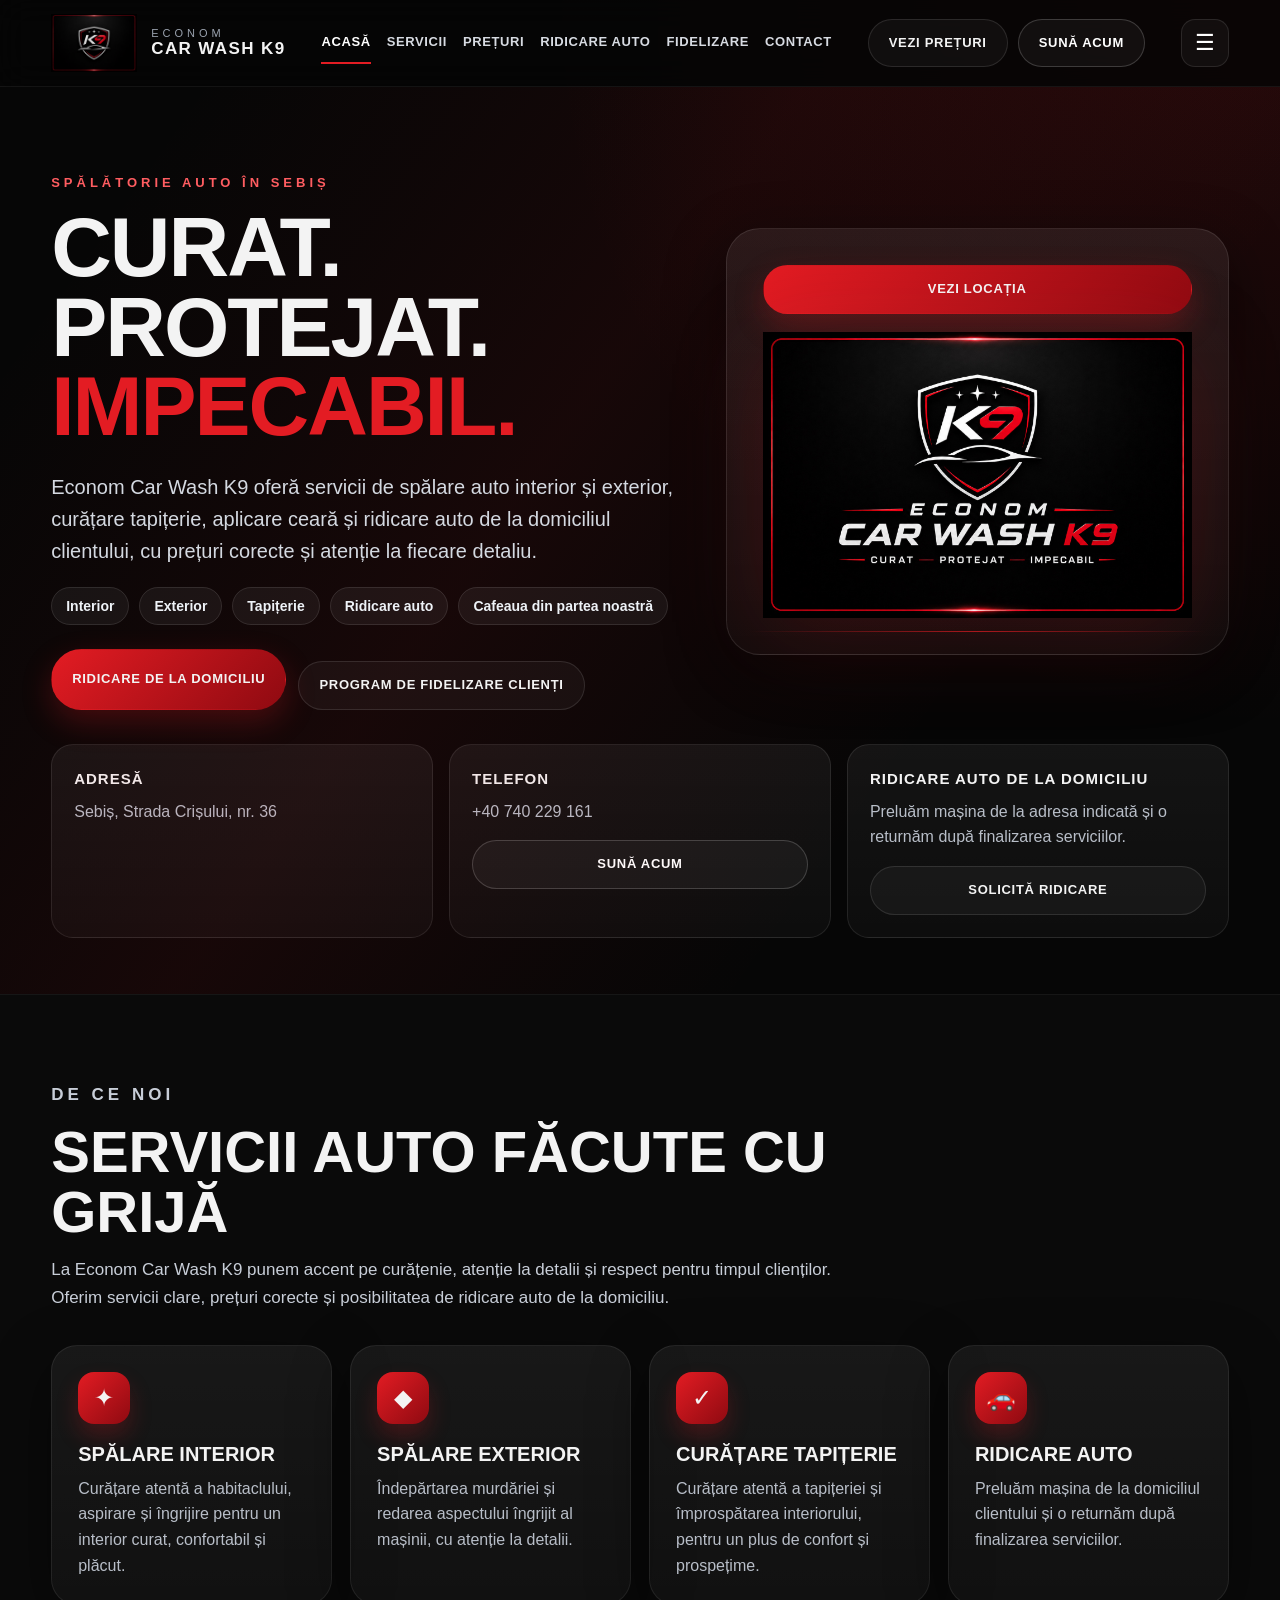
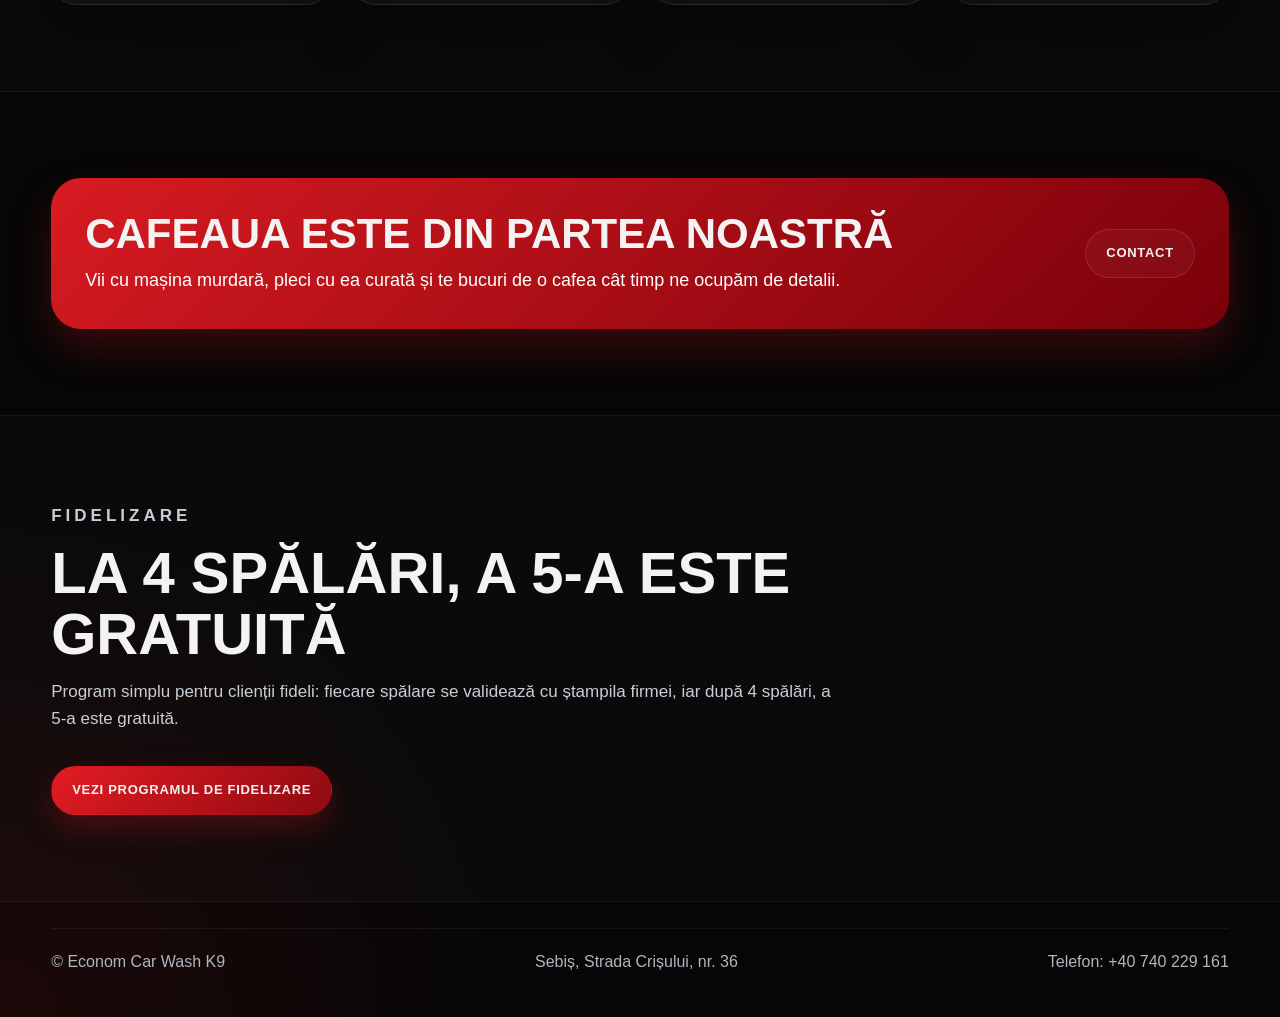
<file: index.html>
<!DOCTYPE html>
<html lang="ro">
<head>
  <meta charset="UTF-8">
  <meta name="viewport" content="width=device-width, initial-scale=1.0">
  <title>Econom Car Wash K9 | Spălătorie Auto Sebiș</title>
  <meta name="description" content="Econom Car Wash K9 - spălătorie auto în Sebiș.">
  <link rel="stylesheet" href="style.css">
</head>
<body>

<header class="topbar">
  <div class="container nav">
    <a class="brand" href="index.html">
      <img src="logo-header.jpg" alt="Logo Econom Car Wash K9">
      <div class="brand-text">
        <small>Econom</small>
        <strong>Car Wash K9</strong>
      </div>
    </a>

    <nav class="desktop-menu">
      <a class="active" href="index.html">Acasă</a><a class="" href="servicii.html">Servicii</a><a class="" href="preturi.html">Prețuri</a><a class="" href="ridicare-auto.html">Ridicare auto</a><a class="" href="fidelizare.html">Fidelizare</a><a class="" href="contact.html">Contact</a>
    </nav>

    <div class="actions">
      <a class="btn btn-secondary" href="preturi.html">Vezi prețuri</a>
      <a class="btn btn-secondary phone-button-dark" href="tel:+40740229161">Sună acum</a>
    </div>

    <button class="menu-toggle" aria-label="Deschide meniul" aria-expanded="false">☰</button>
  </div>

  <div class="mobile-menu">
    <div class="container">
      <div class="links">
        <a class="active" href="index.html">Acasă</a><a class="" href="servicii.html">Servicii</a><a class="" href="preturi.html">Prețuri</a><a class="" href="ridicare-auto.html">Ridicare auto</a><a class="" href="fidelizare.html">Fidelizare</a><a class="" href="contact.html">Contact</a>
      </div>
      <div class="mobile-actions">
        <a class="btn btn-secondary" href="preturi.html">Vezi prețuri</a>
        <a class="btn btn-secondary phone-button-dark" href="tel:+40740229161">Sună acum</a>
      </div>
    </div>
  </div>
</header>



<main>
<section class="hero">
    <div class="container hero-grid">
      <div class="reveal">
        <p class="eyebrow">Spălătorie auto în Sebiș</p>
        <h1>Curat. Protejat. <span>Impecabil.</span></h1>
        <p class="lead">Econom Car Wash K9 oferă servicii de spălare auto interior și exterior, curățare tapițerie, aplicare ceară și ridicare auto de la domiciliul clientului, cu prețuri corecte și atenție la fiecare detaliu.</p>
        <div class="hero-pills">
          <a href="#interior"><span>Interior</span></a>
          <a href="#exterior"><span>Exterior</span></a>
          <a href="#tapiterie"><span>Tapițerie</span></a>
          <a href="ridicare-auto.html"><span>Ridicare auto</span></a>
          <a href="#cafea"><span>Cafeaua din partea noastră</span></a>
        </div>
        <div class="hero-cta">
          <a class="btn btn-primary" href="ridicare-auto.html">Ridicare de la domiciliu</a>
          <a class="btn btn-secondary fidelity-button" href="fidelizare.html">Program de fidelizare clienți</a>
        </div>
      </div>
      <div class="hero-visual reveal">
        <a class="btn btn-primary location-over-logo" target="_blank" href="https://www.google.com/maps/search/?api=1&query=Strada%20Crisului%2036%20Sebis">Vezi locația</a>
        <img src="logo.png" alt="Econom Car Wash K9">
      </div>
    </div>

    <div class="container stats">
      <div class="stat reveal">
        <strong>Adresă</strong>
        <p>Sebiș, Strada Crișului, nr. 36</p>
      </div>
      <div class="stat reveal">
        <strong>Telefon</strong>
        <p>+40 740 229 161</p>
        <a class="btn btn-secondary contact-card-button phone-button-dark" href="tel:+40740229161">Sună acum</a>
      </div>
      <div class="stat reveal">
        <strong>Ridicare auto de la domiciliu</strong>
        <p>Preluăm mașina de la adresa indicată și o returnăm după finalizarea serviciilor.</p>
        <a class="btn btn-secondary contact-card-button" href="ridicare-auto.html">Solicită ridicare</a>
      </div>
    </div>
  </section>

  <section class="section alt">
    <div class="container">
      <div class="section-head reveal">
        <p class="eyebrow">De ce noi</p>
        <h2>Servicii auto făcute cu grijă</h2>
        <p>La Econom Car Wash K9 punem accent pe curățenie, atenție la detalii și respect pentru timpul clienților. Oferim servicii clare, prețuri corecte și posibilitatea de ridicare auto de la domiciliu.</p>
      </div>
      <div class="grid-4">
        <article class="card reveal anchor-target" id="interior">
          <div class="icon">✦</div>
          <h3>Spălare interior</h3>
          <p>Curățare atentă a habitaclului, aspirare și îngrijire pentru un interior curat, confortabil și plăcut.</p>
        </article>
        <article class="card reveal anchor-target" id="exterior">
          <div class="icon">◆</div>
          <h3>Spălare exterior</h3>
          <p>Îndepărtarea murdăriei și redarea aspectului îngrijit al mașinii, cu atenție la detalii.</p>
        </article>
        <article class="card reveal anchor-target" id="tapiterie">
          <div class="icon">✓</div>
          <h3>Curățare tapițerie</h3>
          <p>Curățare atentă a tapițeriei și împrospătarea interiorului, pentru un plus de confort și prospețime.</p>
        </article>
        <article class="card reveal">
          <div class="icon">🚗</div>
          <h3>Ridicare auto</h3>
          <p>Preluăm mașina de la domiciliul clientului și o returnăm după finalizarea serviciilor.</p>
        </article>
      </div>
    </div>
  </section>

  <section class="section" id="cafea">
    <div class="container">
      <div class="banner reveal">
        <div>
          <h3>Cafeaua este din partea noastră</h3>
          <p>Vii cu mașina murdară, pleci cu ea curată și te bucuri de o cafea cât timp ne ocupăm de detalii.</p>
        </div>
        <a class="btn btn-secondary" href="contact.html">Contact</a>
      </div>
    </div>
  </section>

  <section class="section alt">
    <div class="container">
      <div class="section-head reveal">
        <p class="eyebrow">Fidelizare</p>
        <h2>La 4 spălări, a 5-a este gratuită</h2>
        <p>Program simplu pentru clienții fideli: fiecare spălare se validează cu ștampila firmei, iar după 4 spălări, a 5-a este gratuită.</p>
      </div>
      <a class="btn btn-primary" href="fidelizare.html">Vezi programul de fidelizare</a>
    </div>
  </section>
</main>



<footer class="footer">
  <div class="container footer-wrap">
    <span>© Econom Car Wash K9</span>
    <span>Sebiș, Strada Crișului, nr. 36</span>
    <span>Telefon: +40 740 229 161</span>
  </div>
</footer>

<script src="script.js"></script>



</body>
</html>
</file>
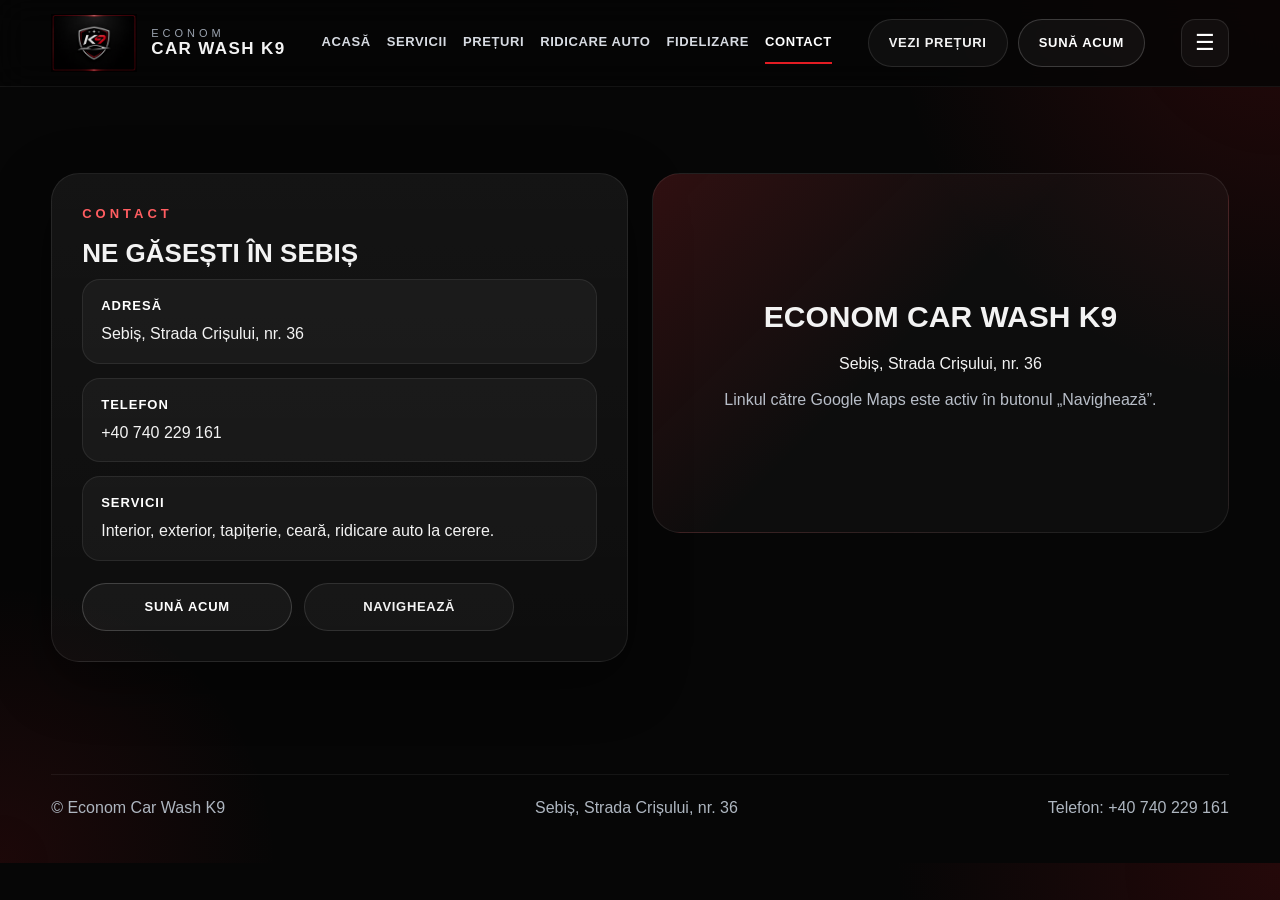
<file: contact.html>
<!DOCTYPE html>
<html lang="ro">
<head>
  <meta charset="UTF-8">
  <meta name="viewport" content="width=device-width, initial-scale=1.0">
  <title>Contact | Econom Car Wash K9</title>
  <meta name="description" content="Econom Car Wash K9 - spălătorie auto în Sebiș.">
  <link rel="stylesheet" href="style.css">
</head>
<body>

<header class="topbar">
  <div class="container nav">
    <a class="brand" href="index.html">
      <img src="logo-header.jpg" alt="Logo Econom Car Wash K9">
      <div class="brand-text">
        <small>Econom</small>
        <strong>Car Wash K9</strong>
      </div>
    </a>

    <nav class="desktop-menu">
      <a class="" href="index.html">Acasă</a><a class="" href="servicii.html">Servicii</a><a class="" href="preturi.html">Prețuri</a><a class="" href="ridicare-auto.html">Ridicare auto</a><a class="" href="fidelizare.html">Fidelizare</a><a class="active" href="contact.html">Contact</a>
    </nav>

    <div class="actions">
      <a class="btn btn-secondary" href="preturi.html">Vezi prețuri</a>
      <a class="btn btn-secondary phone-button-dark" href="tel:+40740229161">Sună acum</a>
    </div>

    <button class="menu-toggle" aria-label="Deschide meniul" aria-expanded="false">☰</button>
  </div>

  <div class="mobile-menu">
    <div class="container">
      <div class="links">
        <a class="" href="index.html">Acasă</a><a class="" href="servicii.html">Servicii</a><a class="" href="preturi.html">Prețuri</a><a class="" href="ridicare-auto.html">Ridicare auto</a><a class="" href="fidelizare.html">Fidelizare</a><a class="active" href="contact.html">Contact</a>
      </div>
      <div class="mobile-actions">
        <a class="btn btn-secondary" href="preturi.html">Vezi prețuri</a>
        <a class="btn btn-secondary phone-button-dark" href="tel:+40740229161">Sună acum</a>
      </div>
    </div>
  </div>
</header>


<main>
  <section class="section">
    <div class="container split">
      <div class="panel reveal">
        <p class="eyebrow">Contact</p>
        <h3>Ne găsești în Sebiș</h3>
        <div class="contact-list">
          <div class="contact-item"><strong>Adresă</strong><span>Sebiș, Strada Crișului, nr. 36</span></div>
          <div class="contact-item"><strong>Telefon</strong><span>+40 740 229 161</span></div>
          <div class="contact-item"><strong>Servicii</strong><span>Interior, exterior, tapițerie, ceară, ridicare auto la cerere.</span></div>
        </div>
        <div class="hero-cta" style="margin-top:22px">
          <a class="btn btn-secondary phone-button-dark" href="tel:+40740229161">Sună acum</a>
          <a class="btn btn-secondary" target="_blank" href="https://www.google.com/maps/search/?api=1&query=Strada%20Crisului%2036%20Sebis">Navighează</a>
        </div>
      </div>
      <div class="map-box reveal">
        <div>
          <h3 style="font-size:30px;text-transform:uppercase;margin-bottom:10px">Econom Car Wash K9</h3>
          <p>Sebiș, Strada Crișului, nr. 36</p>
          <p style="color:#b8bec8;margin-top:10px">Linkul către Google Maps este activ în butonul „Navighează”.</p>
        </div>
      </div>
    </div>
  </section>
</main>


<footer class="footer">
  <div class="container footer-wrap">
    <span>© Econom Car Wash K9</span>
    <span>Sebiș, Strada Crișului, nr. 36</span>
    <span>Telefon: +40 740 229 161</span>
  </div>
</footer>

<script src="script.js"></script>
</body>
</html>
</file>
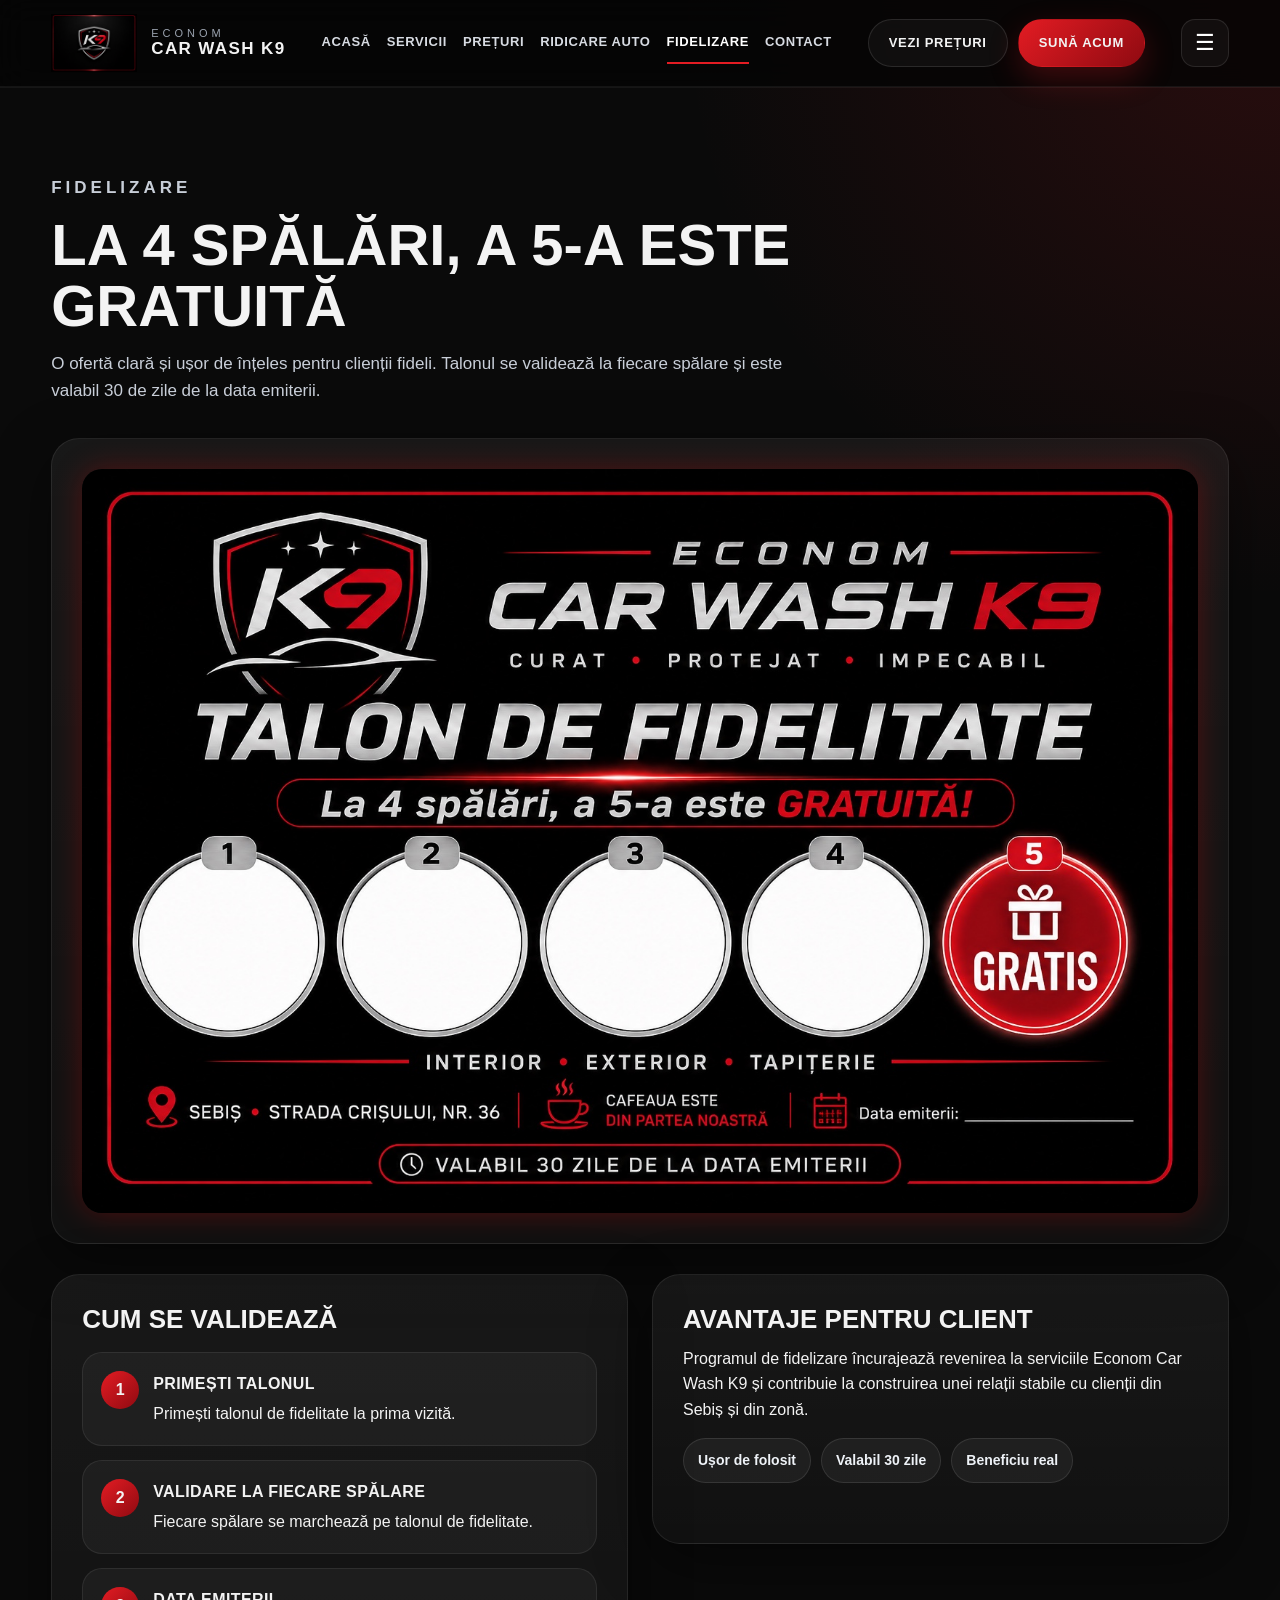
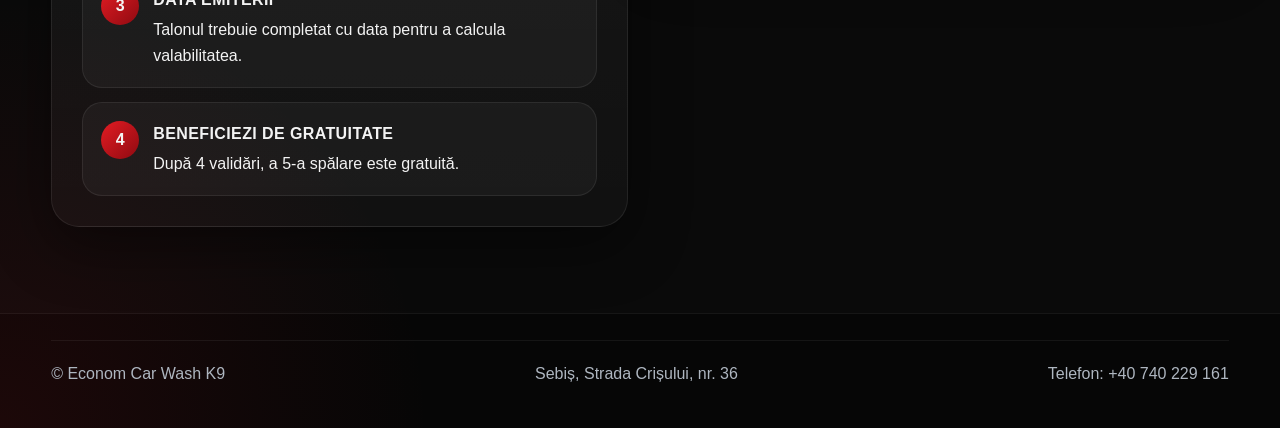
<file: fidelizare.html>
<!DOCTYPE html>
<html lang="ro">
<head>
  <meta charset="UTF-8">
  <meta name="viewport" content="width=device-width, initial-scale=1.0">
  <title>Fidelizare | Econom Car Wash K9</title>
  <meta name="description" content="Econom Car Wash K9 - spălătorie auto în Sebiș.">
  <link rel="stylesheet" href="style.css">
</head>
<body>

<header class="topbar">
  <div class="container nav">
    <a class="brand" href="index.html">
      <img src="logo-header.jpg" alt="Logo Econom Car Wash K9">
      <div class="brand-text">
        <small>Econom</small>
        <strong>Car Wash K9</strong>
      </div>
    </a>

    <nav class="desktop-menu">
      <a class="" href="index.html">Acasă</a><a class="" href="servicii.html">Servicii</a><a class="" href="preturi.html">Prețuri</a><a class="" href="ridicare-auto.html">Ridicare auto</a><a class="active" href="fidelizare.html">Fidelizare</a><a class="" href="contact.html">Contact</a>
    </nav>

    <div class="actions">
      <a class="btn btn-secondary" href="preturi.html">Vezi prețuri</a>
      <a class="btn btn-primary" href="tel:+40740229161">Sună acum</a>
    </div>

    <button class="menu-toggle" aria-label="Deschide meniul" aria-expanded="false">☰</button>
  </div>

  <div class="mobile-menu">
    <div class="container">
      <div class="links">
        <a class="" href="index.html">Acasă</a><a class="" href="servicii.html">Servicii</a><a class="" href="preturi.html">Prețuri</a><a class="" href="ridicare-auto.html">Ridicare auto</a><a class="active" href="fidelizare.html">Fidelizare</a><a class="" href="contact.html">Contact</a>
      </div>
      <div class="mobile-actions">
        <a class="btn btn-secondary" href="preturi.html">Vezi prețuri</a>
        <a class="btn btn-primary" href="tel:+40740229161">Sună acum</a>
      </div>
    </div>
  </div>
</header>


<main>
  <section class="section alt">
    <div class="container">
      <div class="section-head reveal">
        <p class="eyebrow">Fidelizare</p>
        <h2>La 4 spălări, a 5-a este gratuită</h2>
        <p>O ofertă clară și ușor de înțeles pentru clienții fideli. Talonul se validează la fiecare spălare și este valabil 30 de zile de la data emiterii.</p>
      </div><div class="panel reveal" style="margin-bottom:30px;text-align:center;"><img src="talon-fidelitate.jpg" alt="Talon fidelitate" style="max-width:100%;border-radius:20px;box-shadow:0 0 30px rgba(255,0,0,.25)"></div>
      <div class="split">
        <div class="panel reveal">
          <h3>Cum se validează</h3>
          <div class="steps">
            <div class="step"><div class="step-num">1</div><div><strong>Primești talonul</strong><p>Primești talonul de fidelitate la prima vizită.</p></div></div>
            <div class="step"><div class="step-num">2</div><div><strong>Validare la fiecare spălare</strong><p>Fiecare spălare se marchează pe talonul de fidelitate.</p></div></div>
            <div class="step"><div class="step-num">3</div><div><strong>Data emiterii</strong><p>Talonul trebuie completat cu data pentru a calcula valabilitatea.</p></div></div>
            <div class="step"><div class="step-num">4</div><div><strong>Beneficiezi de gratuitate</strong><p>După 4 validări, a 5-a spălare este gratuită.</p></div></div>
          </div>
        </div>
        <div class="panel reveal">
          <h3>Avantaje pentru client</h3>
          <p>Programul de fidelizare încurajează revenirea la serviciile Econom Car Wash K9 și contribuie la construirea unei relații stabile cu clienții din Sebiș și din zonă.</p>
          <div class="hero-pills" style="margin-top:16px">
            <span>Ușor de folosit</span>
            <span>Valabil 30 zile</span>
            <span>Beneficiu real</span>
          </div>
        </div>
      </div>
    </div>
  </section>
</main>


<footer class="footer">
  <div class="container footer-wrap">
    <span>© Econom Car Wash K9</span>
    <span>Sebiș, Strada Crișului, nr. 36</span>
    <span>Telefon: +40 740 229 161</span>
  </div>
</footer>

<script src="script.js"></script>
</body>
</html>
</file>
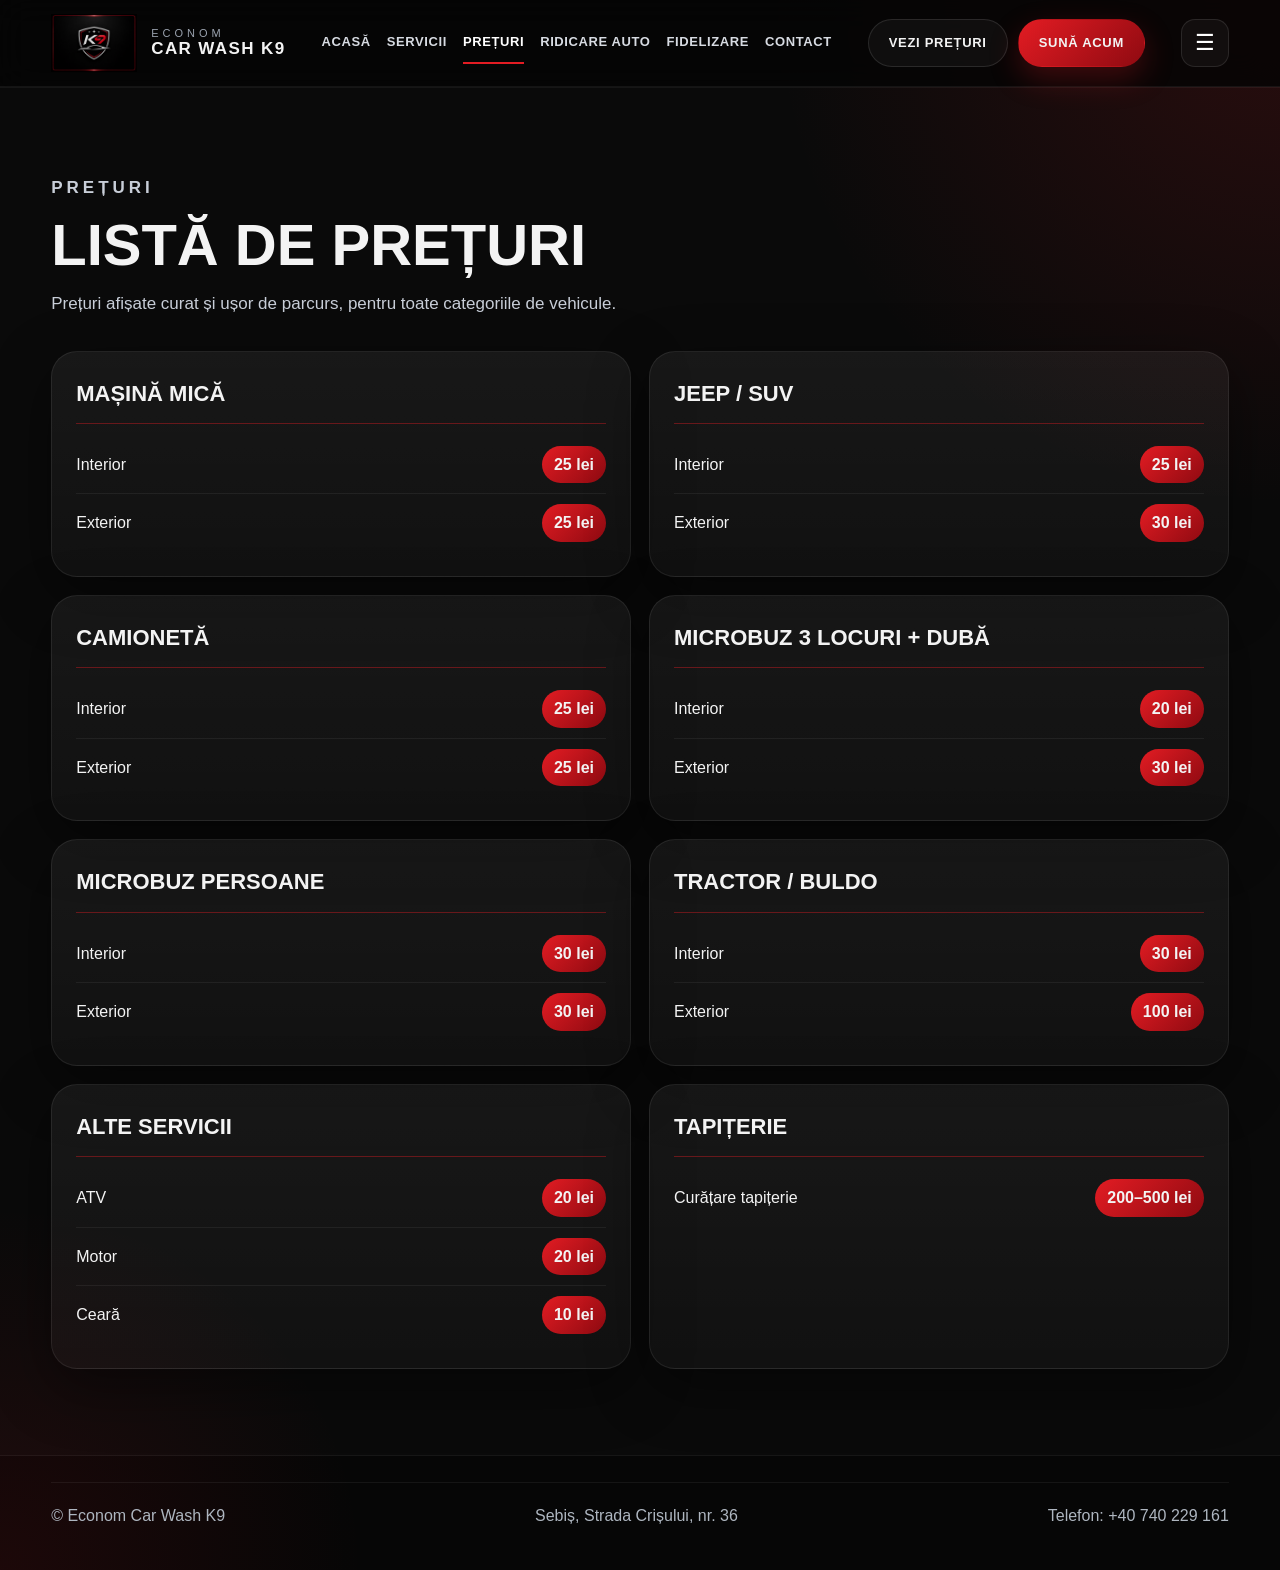
<file: preturi.html>
<!DOCTYPE html>
<html lang="ro">
<head>
  <meta charset="UTF-8">
  <meta name="viewport" content="width=device-width, initial-scale=1.0">
  <title>Prețuri | Econom Car Wash K9</title>
  <meta name="description" content="Econom Car Wash K9 - spălătorie auto în Sebiș.">
  <link rel="stylesheet" href="style.css">
</head>
<body>

<header class="topbar">
  <div class="container nav">
    <a class="brand" href="index.html">
      <img src="logo-header.jpg" alt="Logo Econom Car Wash K9">
      <div class="brand-text">
        <small>Econom</small>
        <strong>Car Wash K9</strong>
      </div>
    </a>

    <nav class="desktop-menu">
      <a class="" href="index.html">Acasă</a><a class="" href="servicii.html">Servicii</a><a class="active" href="preturi.html">Prețuri</a><a class="" href="ridicare-auto.html">Ridicare auto</a><a class="" href="fidelizare.html">Fidelizare</a><a class="" href="contact.html">Contact</a>
    </nav>

    <div class="actions">
      <a class="btn btn-secondary" href="preturi.html">Vezi prețuri</a>
      <a class="btn btn-primary" href="tel:+40740229161">Sună acum</a>
    </div>

    <button class="menu-toggle" aria-label="Deschide meniul" aria-expanded="false">☰</button>
  </div>

  <div class="mobile-menu">
    <div class="container">
      <div class="links">
        <a class="" href="index.html">Acasă</a><a class="" href="servicii.html">Servicii</a><a class="active" href="preturi.html">Prețuri</a><a class="" href="ridicare-auto.html">Ridicare auto</a><a class="" href="fidelizare.html">Fidelizare</a><a class="" href="contact.html">Contact</a>
      </div>
      <div class="mobile-actions">
        <a class="btn btn-secondary" href="preturi.html">Vezi prețuri</a>
        <a class="btn btn-primary" href="tel:+40740229161">Sună acum</a>
      </div>
    </div>
  </div>
</header>


<main>
  <section class="section alt">
    <div class="container">
      <div class="section-head reveal">
        <p class="eyebrow">Prețuri</p>
        <h2>Listă de prețuri</h2>
        <p>Prețuri afișate curat și ușor de parcurs, pentru toate categoriile de vehicule.</p>
      </div>
      <div class="price-grid">
        <div class="price-box reveal"><h3>Mașină mică</h3><div class="price-row"><span>Interior</span><span class="price">25 lei</span></div><div class="price-row"><span>Exterior</span><span class="price">25 lei</span></div></div>
        <div class="price-box reveal"><h3>Jeep / SUV</h3><div class="price-row"><span>Interior</span><span class="price">25 lei</span></div><div class="price-row"><span>Exterior</span><span class="price">30 lei</span></div></div>
        <div class="price-box reveal"><h3>Camionetă</h3><div class="price-row"><span>Interior</span><span class="price">25 lei</span></div><div class="price-row"><span>Exterior</span><span class="price">25 lei</span></div></div>
        <div class="price-box reveal"><h3>Microbuz 3 locuri + dubă</h3><div class="price-row"><span>Interior</span><span class="price">20 lei</span></div><div class="price-row"><span>Exterior</span><span class="price">30 lei</span></div></div>
        <div class="price-box reveal"><h3>Microbuz persoane</h3><div class="price-row"><span>Interior</span><span class="price">30 lei</span></div><div class="price-row"><span>Exterior</span><span class="price">30 lei</span></div></div>
        <div class="price-box reveal"><h3>Tractor / Buldo</h3><div class="price-row"><span>Interior</span><span class="price">30 lei</span></div><div class="price-row"><span>Exterior</span><span class="price">100 lei</span></div></div>
        <div class="price-box reveal"><h3>Alte servicii</h3><div class="price-row"><span>ATV</span><span class="price">20 lei</span></div><div class="price-row"><span>Motor</span><span class="price">20 lei</span></div><div class="price-row"><span>Ceară</span><span class="price">10 lei</span></div></div>
        <div class="price-box reveal"><h3>Tapițerie</h3><div class="price-row"><span>Curățare tapițerie</span><span class="price">200–500 lei</span></div></div>
      </div>
    </div>
  </section>
</main>


<footer class="footer">
  <div class="container footer-wrap">
    <span>© Econom Car Wash K9</span>
    <span>Sebiș, Strada Crișului, nr. 36</span>
    <span>Telefon: +40 740 229 161</span>
  </div>
</footer>

<script src="script.js"></script>
</body>
</html>
</file>
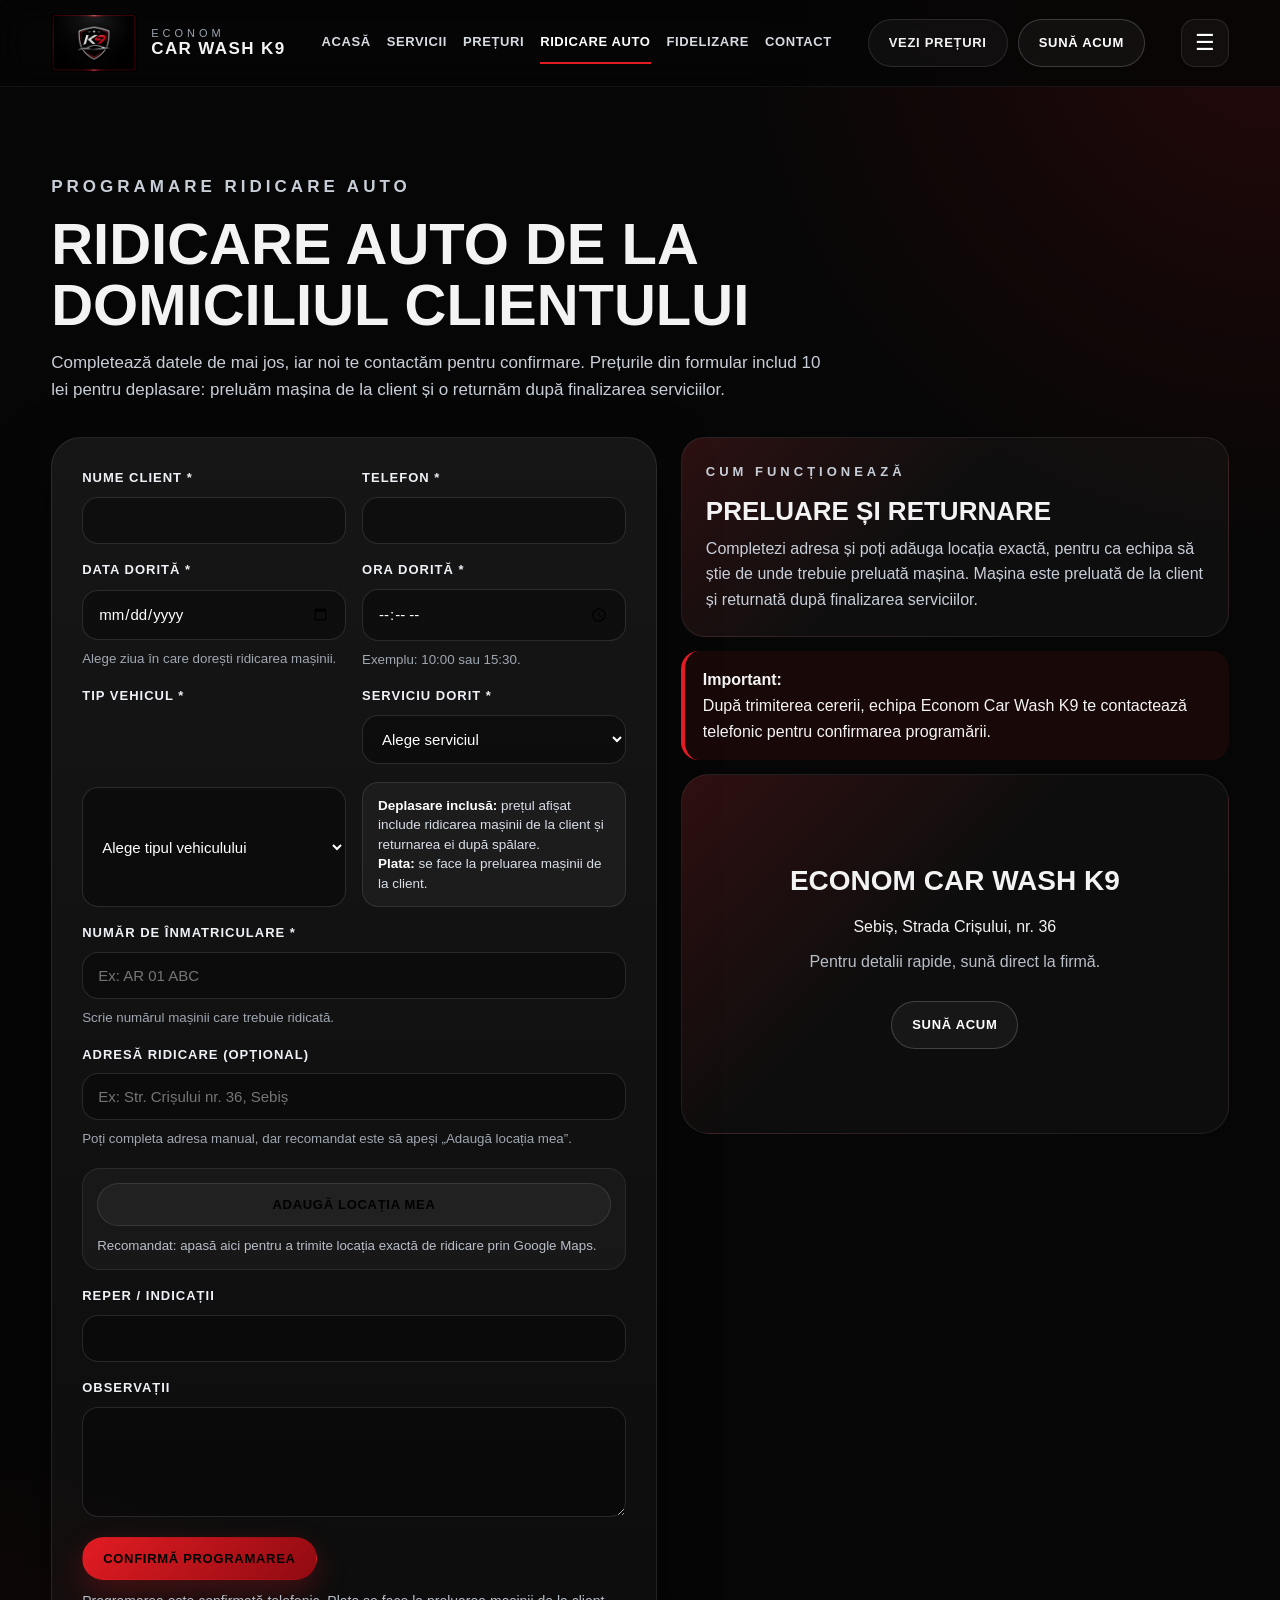
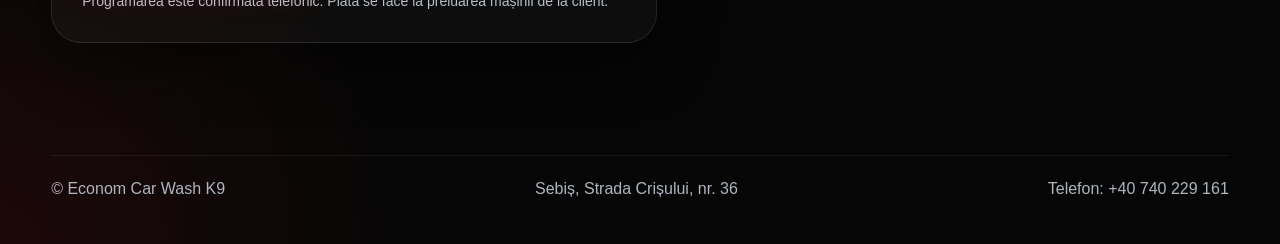
<file: ridicare-auto.html>
<!DOCTYPE html>
<html lang="ro">
<head>
  <meta charset="UTF-8">
  <meta name="viewport" content="width=device-width, initial-scale=1.0">
  <title>Ridicare auto | Econom Car Wash K9</title>
  <meta name="description" content="Econom Car Wash K9 - spălătorie auto în Sebiș.">
  <link rel="stylesheet" href="style.css">
</head>
<body>

<header class="topbar">
  <div class="container nav">
    <a class="brand" href="index.html">
      <img src="logo-header.jpg" alt="Logo Econom Car Wash K9">
      <div class="brand-text">
        <small>Econom</small>
        <strong>Car Wash K9</strong>
      </div>
    </a>

    <nav class="desktop-menu">
      <a class="" href="index.html">Acasă</a><a class="" href="servicii.html">Servicii</a><a class="" href="preturi.html">Prețuri</a><a class="active" href="ridicare-auto.html">Ridicare auto</a><a class="" href="fidelizare.html">Fidelizare</a><a class="" href="contact.html">Contact</a>
    </nav>

    <div class="actions">
      <a class="btn btn-secondary" href="preturi.html">Vezi prețuri</a>
      <a class="btn btn-secondary phone-button-dark" href="tel:+40740229161">Sună acum</a>
    </div>

    <button class="menu-toggle" aria-label="Deschide meniul" aria-expanded="false">☰</button>
  </div>

  <div class="mobile-menu">
    <div class="container">
      <div class="links">
        <a class="" href="index.html">Acasă</a><a class="" href="servicii.html">Servicii</a><a class="" href="preturi.html">Prețuri</a><a class="active" href="ridicare-auto.html">Ridicare auto</a><a class="" href="fidelizare.html">Fidelizare</a><a class="" href="contact.html">Contact</a>
      </div>
      <div class="mobile-actions">
        <a class="btn btn-secondary" href="preturi.html">Vezi prețuri</a>
        <a class="btn btn-secondary phone-button-dark" href="tel:+40740229161">Sună acum</a>
      </div>
    </div>
  </div>
</header>







<main>
  <section class="section">
    <div class="container">
      <div class="section-head reveal">
        <p class="eyebrow">Programare ridicare auto</p>
        <h2>Ridicare auto de la domiciliul clientului</h2>
        <p>Completează datele de mai jos, iar noi te contactăm pentru confirmare. Prețurile din formular includ 10 lei pentru deplasare: preluăm mașina de la client și o returnăm după finalizarea serviciilor.</p>
      </div>

      <div class="form-wrap">
        <form class="booking-form reveal" name="ridicare-auto" method="POST" action="https://formsubmit.co/economk9@gmail.com"   >
          <input type="hidden" name="form-name" value="ridicare-auto">
          <input type="hidden" name="_subject" value="Programare ridicare auto - Econom Car Wash K9">
          <input type="hidden" name="_captcha" value="false">
          <input type="hidden" name="_template" value="table">
          <input type="hidden" name="_next" value="succes.html">
          <input type="hidden" id="coordonate" name="coordonate_gps">
          <input type="hidden" id="linkHarta" name="link_google_maps">
          <p class="honeypot">
            <label>Nu completa acest câmp: <input name="bot-field"></label>
          </p>

          <div class="form-grid">
            <div class="form-field">
              <label for="nume">Nume client *</label>
              <input id="nume" name="nume" type="text" ="Ex: Popescu Andrei" required>
            </div>

            <div class="form-field">
              <label for="telefon">Telefon *</label>
              <input id="telefon" name="telefon" type="tel" ="Ex: 0740 000 000" required>
            </div>

            <div class="form-field">
              <label for="dataDorita">Data dorită *</label>
              <input id="dataDorita" name="data_dorita" type="date" required>
              <small>Alege ziua în care dorești ridicarea mașinii.</small>
            </div>

            <div class="form-field">
              <label for="oraDorita">Ora dorită *</label>
              <input id="oraDorita" name="ora_dorita" type="time" required>
              <small>Exemplu: 10:00 sau 15:30.</small>
            </div>

            <div class="form-field">
              <label for="tipVehicul">Tip vehicul *</label>
              <select id="tipVehicul" name="tip_vehicul" required>
                <option value="">Alege tipul vehiculului</option>
                <option value="Mașină mică (limuzină)">Mașină mică (limuzină)</option>
                <option value="Jeep / SUV">Jeep / SUV</option>
                <option value="Camionetă">Camionetă</option>
                <option value="Microbuz persoane">Microbuz persoane</option>
                <option value="Microbuz 3 locuri + dubă">Microbuz 3 locuri + dubă</option>
                <option value="Tractor / Buldo">Tractor / Buldo</option>
                <option value="Motor">Motor</option>
                <option value="ATV">ATV</option>
              </select>
            </div>

            <div class="form-field">
              <label for="serviciu">Serviciu dorit *</label>
              <select id="serviciu" name="serviciu_dorit" required>
                <option value="">Alege serviciul</option>
                <option value="Spălare interior">Spălare interior</option>
                <option value="Spălare exterior">Spălare exterior</option>
                <option value="Interior + Exterior">Interior + Exterior</option>
                <option value="Curățare tapițerie">Curățare tapițerie</option>
                <option value="Alt serviciu / discutăm telefonic">Alt serviciu / discutăm telefonic</option>
              </select>
              <div id="pretServiciu" class="price-preview" style="display:none"></div>
              <div class="payment-note">
                <strong>Deplasare inclusă:</strong> prețul afișat include ridicarea mașinii de la client și returnarea ei după spălare.
                <br><strong>Plata:</strong> se face la preluarea mașinii de la client.
              </div>
              <input type="hidden" id="pretEstimat" name="pret">
            </div>

            <div class="form-field full">
              <label for="masina">Număr de înmatriculare *</label>
              <input id="masina" name="numar_inmatriculare" type="text" placeholder="Ex: AR 01 ABC" required>
              <small>Scrie numărul mașinii care trebuie ridicată.</small>
            </div>

            <div class="form-field full">
              <label for="adresaRidicare">Adresă ridicare (opțional)</label>
              <input id="adresaRidicare" name="adresa_ridicare" type="text" placeholder="Ex: Str. Crișului nr. 36, Sebiș">
              <small>Poți completa adresa manual, dar recomandat este să apeși „Adaugă locația mea”.</small>

              <div class="location-inline-box">
                <button class="btn btn-secondary" type="button" onclick="k9UseLocation()">Adaugă locația mea</button>
                <a class="btn btn-secondary btn-location-inline" id="linkHartaVizibil" target="_blank" style="display:none">Deschide locația detectată</a>
                <small id="locatieStatus">Recomandat: apasă aici pentru a trimite locația exactă de ridicare prin Google Maps.</small>
              </div>
            </div>

            <div class="form-field full">
              <label for="reper">Reper / indicații</label>
              <input id="reper" name="reper_indicatii" type="text" ="Ex: poartă neagră, lângă magazin, curte interioară">
            </div>

            <div class="form-field full">
              <label for="observatii">Observații</label>
              <textarea id="observatii" name="observatii" ="Ex: cheia este la..., mașina este parcată în față, prefer să fiu sunat înainte etc."></textarea>
            </div>
          </div>

          <div class="form-actions">
            <button class="btn btn-primary" type="submit">Confirmă programarea</button>
          </div>

          <p class="form-note">
            Programarea este confirmată telefonic. Plata se face la preluarea mașinii de la client.
          </p>
        </form>

        <aside class="location-helper reveal">
          <div class="location-preview">
            <p class="eyebrow">Cum funcționează</p>
            <h3>Preluare și returnare</h3>
            <p>Completezi adresa și poți adăuga locația exactă, pentru ca echipa să știe de unde trebuie preluată mașina. Mașina este preluată de la client și returnată după finalizarea serviciilor.</p>
          </div>

          <div class="note-box">
            <strong>Important:</strong>
            <p>După trimiterea cererii, echipa Econom Car Wash K9 te contactează telefonic pentru confirmarea programării.</p>
          </div>

          <div class="map-box">
            <div>
              <h3 style="font-size:28px;text-transform:uppercase;margin-bottom:10px">Econom Car Wash K9</h3>
              <p>Sebiș, Strada Crișului, nr. 36</p>
              <p style="color:#b8bec8;margin-top:10px">Pentru detalii rapide, sună direct la firmă.</p>
              <br>
              <a class="btn btn-secondary phone-button-dark" href="tel:+40740229161">Sună acum</a>
            </div>
          </div>
        </aside>
      </div>
    </div>
  </section>
</main>







<footer class="footer">
  <div class="container footer-wrap">
    <span>© Econom Car Wash K9</span>
    <span>Sebiș, Strada Crișului, nr. 36</span>
    <span>Telefon: +40 740 229 161</span>
  </div>
</footer>

<script src="script.js"></script>
</body>
</html>
</file>
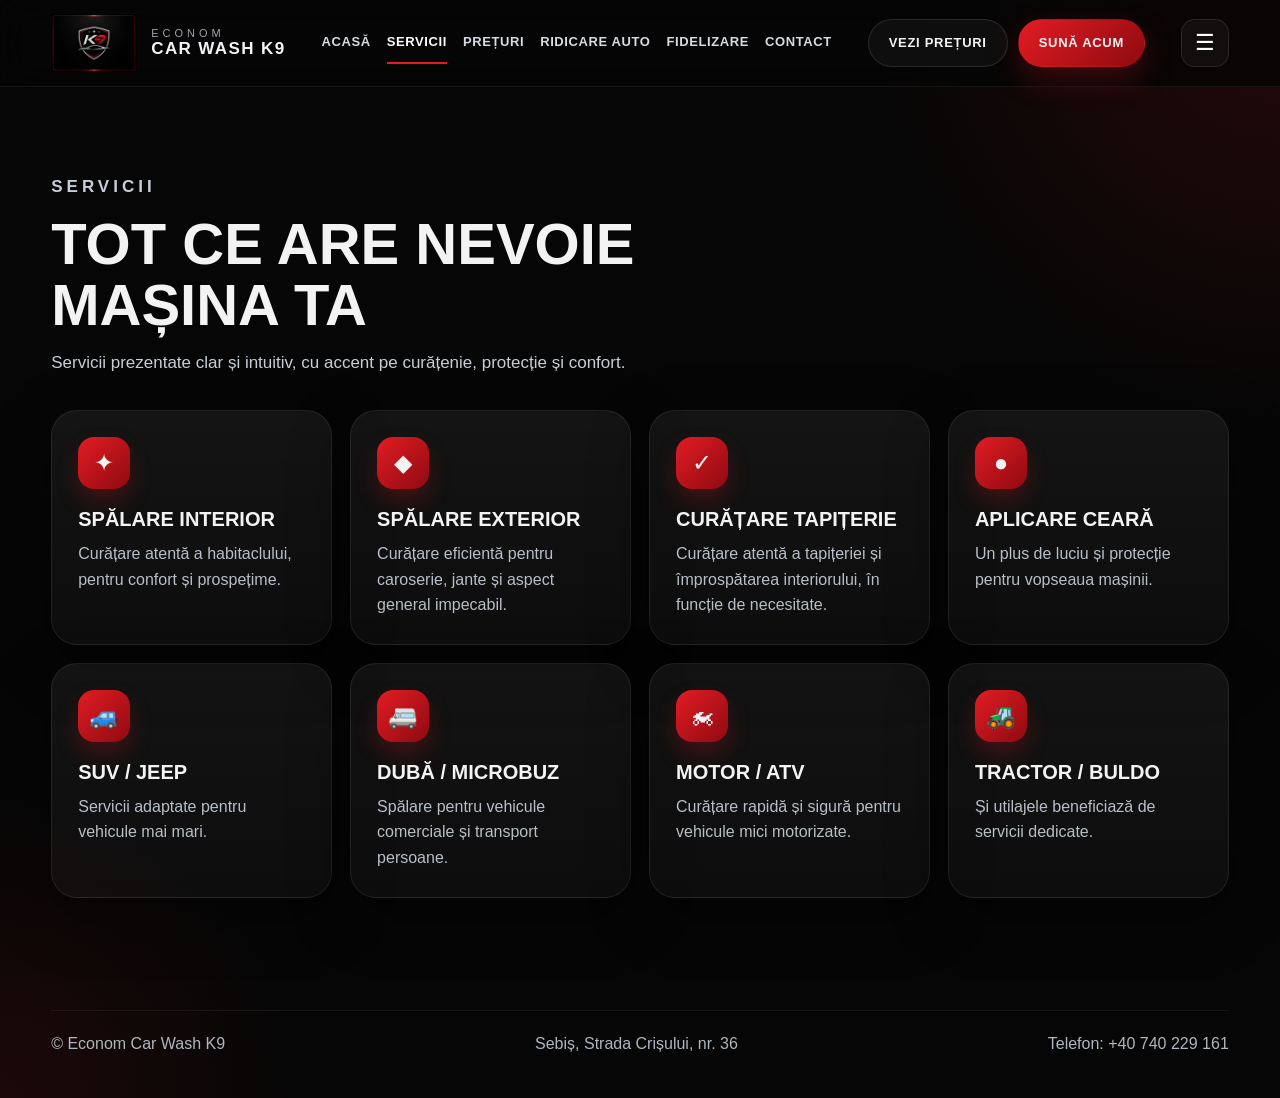
<file: servicii.html>
<!DOCTYPE html>
<html lang="ro">
<head>
  <meta charset="UTF-8">
  <meta name="viewport" content="width=device-width, initial-scale=1.0">
  <title>Servicii | Econom Car Wash K9</title>
  <meta name="description" content="Econom Car Wash K9 - spălătorie auto în Sebiș.">
  <link rel="stylesheet" href="style.css">
</head>
<body>

<header class="topbar">
  <div class="container nav">
    <a class="brand" href="index.html">
      <img src="logo-header.jpg" alt="Logo Econom Car Wash K9">
      <div class="brand-text">
        <small>Econom</small>
        <strong>Car Wash K9</strong>
      </div>
    </a>

    <nav class="desktop-menu">
      <a class="" href="index.html">Acasă</a><a class="active" href="servicii.html">Servicii</a><a class="" href="preturi.html">Prețuri</a><a class="" href="ridicare-auto.html">Ridicare auto</a><a class="" href="fidelizare.html">Fidelizare</a><a class="" href="contact.html">Contact</a>
    </nav>

    <div class="actions">
      <a class="btn btn-secondary" href="preturi.html">Vezi prețuri</a>
      <a class="btn btn-primary" href="tel:+40740229161">Sună acum</a>
    </div>

    <button class="menu-toggle" aria-label="Deschide meniul" aria-expanded="false">☰</button>
  </div>

  <div class="mobile-menu">
    <div class="container">
      <div class="links">
        <a class="" href="index.html">Acasă</a><a class="active" href="servicii.html">Servicii</a><a class="" href="preturi.html">Prețuri</a><a class="" href="ridicare-auto.html">Ridicare auto</a><a class="" href="fidelizare.html">Fidelizare</a><a class="" href="contact.html">Contact</a>
      </div>
      <div class="mobile-actions">
        <a class="btn btn-secondary" href="preturi.html">Vezi prețuri</a>
        <a class="btn btn-primary" href="tel:+40740229161">Sună acum</a>
      </div>
    </div>
  </div>
</header>


<main>
  <section class="section">
    <div class="container">
      <div class="section-head reveal">
        <p class="eyebrow">Servicii</p>
        <h2>Tot ce are nevoie mașina ta</h2>
        <p>Servicii prezentate clar și intuitiv, cu accent pe curățenie, protecție și confort.</p>
      </div>
      <div class="grid-4">
        <article class="card reveal"><div class="icon">✦</div><h3>Spălare interior</h3><p>Curățare atentă a habitaclului, pentru confort și prospețime.</p></article>
        <article class="card reveal"><div class="icon">◆</div><h3>Spălare exterior</h3><p>Curățare eficientă pentru caroserie, jante și aspect general impecabil.</p></article>
        <article class="card reveal"><div class="icon">✓</div><h3>Curățare tapițerie</h3><p>Curățare atentă a tapițeriei și împrospătarea interiorului, în funcție de necesitate.</p></article>
        <article class="card reveal"><div class="icon">●</div><h3>Aplicare ceară</h3><p>Un plus de luciu și protecție pentru vopseaua mașinii.</p></article>
        <article class="card reveal"><div class="icon">🚙</div><h3>SUV / Jeep</h3><p>Servicii adaptate pentru vehicule mai mari.</p></article>
        <article class="card reveal"><div class="icon">🚐</div><h3>Dubă / Microbuz</h3><p>Spălare pentru vehicule comerciale și transport persoane.</p></article>
        <article class="card reveal"><div class="icon">🏍</div><h3>Motor / ATV</h3><p>Curățare rapidă și sigură pentru vehicule mici motorizate.</p></article>
        <article class="card reveal"><div class="icon">🚜</div><h3>Tractor / Buldo</h3><p>Și utilajele beneficiază de servicii dedicate.</p></article>
      </div>
    </div>
  </section>
</main>


<footer class="footer">
  <div class="container footer-wrap">
    <span>© Econom Car Wash K9</span>
    <span>Sebiș, Strada Crișului, nr. 36</span>
    <span>Telefon: +40 740 229 161</span>
  </div>
</footer>

<script src="script.js"></script>
</body>
</html>
</file>
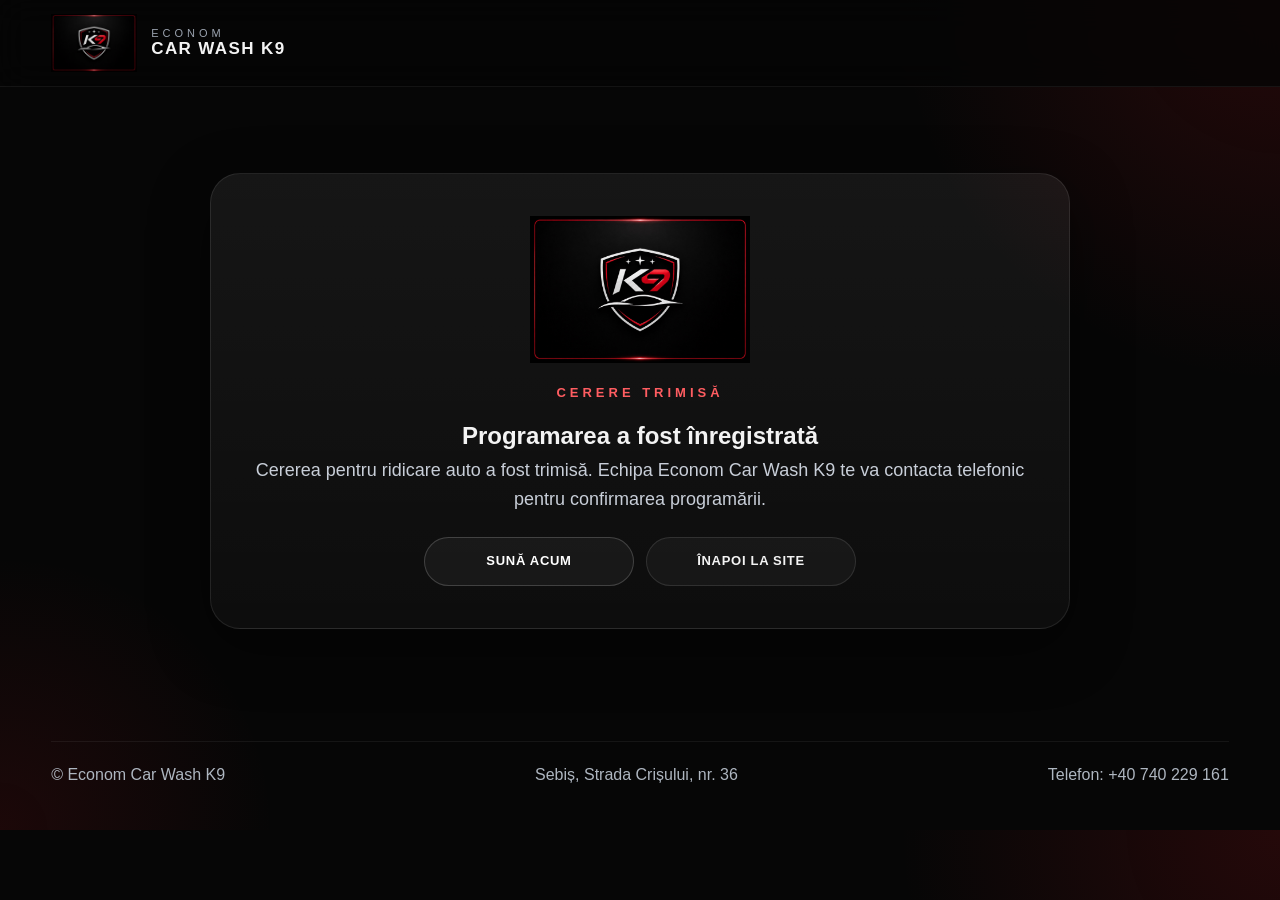
<file: succes.html>
<!DOCTYPE html>
<html lang="ro">
<head>
  <meta charset="UTF-8">
  <meta name="viewport" content="width=device-width, initial-scale=1.0">
  <title>Programare trimisă | Econom Car Wash K9</title>
  <link rel="stylesheet" href="style.css">
</head>
<body>
<header class="topbar">
  <div class="container nav">
    <a class="brand" href="index.html">
      <img src="logo-header.jpg" alt="Logo Econom Car Wash K9">
      <div class="brand-text"><small>Econom</small><strong>Car Wash K9</strong></div>
    </a>
  </div>

  <div class="mobile-menu">
    <div class="container">
      <div class="links">
        <a href="index.html">Acasă</a>
        <a href="servicii.html">Servicii</a>
        <a href="preturi.html">Prețuri</a>
        <a href="ridicare-auto.html">Ridicare auto</a>
        <a href="fidelizare.html">Fidelizare</a>
        <a href="contact.html">Contact</a>
      </div>
    </div>
  </div>
</header>
<main>
  <section class="section">
    <div class="container">
      <div class="success-box reveal visible">
        <img src="logo-header.jpg" alt="Econom Car Wash K9">
        <p class="eyebrow">Cerere trimisă</p>
        <h2>Programarea a fost înregistrată</h2>
        <p style="color:#c8ced8;font-size:18px;margin-bottom:24px">
          Cererea pentru ridicare auto a fost trimisă. Echipa Econom Car Wash K9 te va contacta telefonic pentru confirmarea programării.
        </p>
        <div class="hero-cta" style="justify-content:center">
          <a class="btn btn-secondary phone-button-dark" href="tel:+40740229161">Sună acum</a>
          <a class="btn btn-secondary" href="index.html">Înapoi la site</a>
        </div>
      </div>
    </div>
  </section>
</main>
<footer class="footer">
  <div class="container footer-wrap">
    <span>© Econom Car Wash K9</span>
    <span>Sebiș, Strada Crișului, nr. 36</span>
    <span>Telefon: +40 740 229 161</span>
  </div>
</footer>
<script src="script.js"></script>
</body>
</html>
</file>
<file: style.css>
:root{
  --bg:#060606;
  --bg-2:#0c0c0f;
  --panel:#111216;
  --panel-2:#16181d;
  --line:rgba(255,255,255,.10);
  --text:#f3f3f3;
  --muted:#b8bec8;
  --red:#e31c23;
  --red-dark:#8f0a11;
  --shadow:0 18px 60px rgba(0,0,0,.45);
  --radius:24px;
  --radius-lg:32px;
  --transition:all .28s ease;
}
*{box-sizing:border-box;margin:0;padding:0}
html{scroll-behavior:smooth}
body{
  font-family:Arial,Helvetica,sans-serif;
  background:
    radial-gradient(circle at top right, rgba(227,28,35,.14), transparent 25%),
    radial-gradient(circle at bottom left, rgba(227,28,35,.10), transparent 18%),
    var(--bg);
  color:var(--text);
  line-height:1.6;
}
a{text-decoration:none;color:inherit}
img{display:block;max-width:100%}
.container{width:min(1180px,92%);margin:0 auto}
.topbar{
  position:sticky;top:0;z-index:1000;
  background:rgba(6,6,6,.82);
  backdrop-filter:blur(16px);
  border-bottom:1px solid rgba(255,255,255,.06);
}
.nav{
  min-height:86px;
  display:flex;align-items:center;justify-content:space-between;gap:20px;
}
.brand{
  display:flex;align-items:center;gap:14px;min-width:0;
}
.brand img{
  width:86px;
  height:62px;
  object-fit:contain;
  border-radius:0;
  box-shadow:none;
  background:transparent;
}
.brand-text{min-width:0}
.brand-text small{
  display:block;
  color:#9ba3af;
  text-transform:uppercase;
  letter-spacing:4px;
  font-size:11px;
  line-height:1.1;
}
.brand-text strong{
  display:block;
  font-size:17px;
  text-transform:uppercase;
  letter-spacing:1.4px;
  line-height:1.2;
  white-space:nowrap;
}
.desktop-menu{
  display:flex;align-items:center;gap:16px;flex-wrap:wrap;
}
.desktop-menu a{
  color:#d7dbe2;
  font-weight:800;
  font-size:13px;
  text-transform:uppercase;
  letter-spacing:.6px;
  padding:10px 0;
  border-bottom:2px solid transparent;
  transition:var(--transition);
}
.desktop-menu a:hover,.desktop-menu a.active{
  color:#fff;border-bottom-color:var(--red)
}
.actions{display:flex;align-items:center;gap:10px}
.btn{
  display:inline-flex;align-items:center;justify-content:center;
  gap:8px;padding:13px 20px;border-radius:999px;border:1px solid transparent;
  font-size:13px;font-weight:900;letter-spacing:.7px;text-transform:uppercase;
  transition:var(--transition);white-space:nowrap;cursor:pointer;
}
.btn-primary{
  background:linear-gradient(135deg,var(--red),var(--red-dark));
  box-shadow:0 12px 30px rgba(227,28,35,.25);
}
.btn-primary:hover{transform:translateY(-2px);box-shadow:0 18px 34px rgba(227,28,35,.35)}
.btn-secondary{
  background:rgba(255,255,255,.04);
  border-color:rgba(255,255,255,.11);
}
.btn-secondary:hover{border-color:rgba(227,28,35,.5);transform:translateY(-2px)}
.menu-toggle{
  display:none;
  width:48px;height:48px;border-radius:14px;border:1px solid rgba(255,255,255,.10);
  background:rgba(255,255,255,.04);align-items:center;justify-content:center;
  color:#fff;font-size:22px;cursor:pointer;
}
.mobile-menu{
  display:none;
  border-top:1px solid rgba(255,255,255,.06);
  padding:12px 0 16px;
}
.mobile-menu.open{display:block}
.mobile-menu .links{
  display:grid;gap:10px;margin-bottom:12px;
}
.mobile-menu a{
  padding:12px 14px;border:1px solid rgba(255,255,255,.10);border-radius:16px;
  background:rgba(255,255,255,.04);font-weight:800;text-transform:uppercase;
  font-size:12px;letter-spacing:.6px;color:#dde1e8;
}
.mobile-menu a.active,.mobile-menu a:hover{
  border-color:rgba(227,28,35,.5);color:#fff;
}
.mobile-actions{display:grid;gap:10px}
.hero{
  position:relative;overflow:hidden;padding:86px 0 56px;
}
.hero::before{
  content:"";
  position:absolute;inset:0;
  background:
    linear-gradient(125deg, transparent 10%, rgba(227,28,35,.08) 42%, transparent 72%);
  pointer-events:none;
}
.hero-grid{
  position:relative;z-index:1;
  display:grid;grid-template-columns:1.12fr .88fr;gap:34px;align-items:center;
}
.eyebrow{
  color:#ff5d61;
  text-transform:uppercase;
  letter-spacing:4px;
  font-weight:900;
  font-size:13px;
  margin-bottom:14px;
}
h1{
  font-size:clamp(42px,7vw,84px);
  line-height:.95;
  text-transform:uppercase;
  letter-spacing:-2px;
  margin-bottom:24px;
}
h1 span{color:var(--red)}
.lead{
  max-width:760px;
  font-size:20px;
  color:#d4d9e1;
  margin-bottom:26px;
}
.hero-pills{
  display:flex;flex-wrap:wrap;gap:10px;margin-bottom:30px;
}
.hero-pills span{
  padding:10px 14px;border-radius:999px;border:1px solid rgba(255,255,255,.10);
  background:rgba(255,255,255,.05);font-weight:700;color:#eef2f7;font-size:14px;
}
.hero-cta{display:flex;flex-wrap:wrap;gap:12px}
.hero-visual{
  position:relative;
  background:linear-gradient(180deg, rgba(255,255,255,.07), rgba(255,255,255,.025));
  border:1px solid rgba(255,255,255,.10);
  border-radius:34px;
  padding:36px;
  box-shadow:var(--shadow);
}
.hero-visual::after{
  content:"";
  position:absolute;inset:auto 22px 22px 22px;height:1px;
  background:linear-gradient(90deg, transparent, rgba(227,28,35,.7), transparent);
}
.hero-visual img{
  width:min(100%,540px);
  margin:0 auto;
  filter:drop-shadow(0 18px 45px rgba(227,28,35,.18));
}
.stats{
  display:grid;grid-template-columns:repeat(3,1fr);gap:16px;
  margin-top:34px;
}
.stat{
  background:linear-gradient(180deg, rgba(255,255,255,.06), rgba(255,255,255,.03));
  border:1px solid rgba(255,255,255,.09);border-radius:22px;padding:22px;
}
.stat strong{
  display:block;font-size:15px;text-transform:uppercase;letter-spacing:1px;margin-bottom:8px;
}
.stat p{color:var(--muted)}
.section{
  padding:86px 0;
}
.section.alt{
  background:rgba(255,255,255,.015);
  border-top:1px solid rgba(255,255,255,.05);
  border-bottom:1px solid rgba(255,255,255,.05);
}
.section-head{
  max-width:780px;margin-bottom:34px;
}
.section-head h2{
  font-size:clamp(32px,5vw,58px);line-height:1.04;text-transform:uppercase;margin-bottom:14px;
}
.section-head p{color:#c8ced8;font-size:17px}
.grid-4{
  display:grid;grid-template-columns:repeat(4,1fr);gap:18px;
}
.card{
  background:linear-gradient(180deg, rgba(255,255,255,.06), rgba(255,255,255,.03));
  border:1px solid rgba(255,255,255,.08);border-radius:26px;padding:26px;
  transition:var(--transition);box-shadow:var(--shadow);
}
.card:hover{transform:translateY(-6px);border-color:rgba(227,28,35,.35)}
.icon{
  width:52px;height:52px;border-radius:16px;display:flex;align-items:center;justify-content:center;
  background:linear-gradient(135deg,var(--red),var(--red-dark));font-size:24px;margin-bottom:18px;
  box-shadow:0 12px 22px rgba(227,28,35,.22);
}
.card h3{
  text-transform:uppercase;font-size:20px;line-height:1.2;margin-bottom:10px;
}
.card p{color:var(--muted)}
.split{
  display:grid;grid-template-columns:1fr 1fr;gap:24px;align-items:start;
}
.panel{
  background:linear-gradient(180deg, rgba(255,255,255,.06), rgba(255,255,255,.03));
  border:1px solid rgba(255,255,255,.08);
  border-radius:28px;padding:30px;box-shadow:var(--shadow);
}
.panel h3{
  text-transform:uppercase;font-size:26px;line-height:1.1;margin-bottom:12px;
}
.price-grid{
  display:grid;grid-template-columns:repeat(2,1fr);gap:18px;
}
.price-box{
  border:1px solid rgba(255,255,255,.08);
  background:linear-gradient(180deg, rgba(255,255,255,.06), rgba(255,255,255,.03));
  border-radius:26px;padding:24px;box-shadow:var(--shadow);
}
.price-box h3{
  text-transform:uppercase;font-size:22px;margin-bottom:12px;padding-bottom:12px;
  border-bottom:1px solid rgba(227,28,35,.4);
}
.price-row{
  display:flex;justify-content:space-between;gap:12px;padding:10px 0;
  border-bottom:1px solid rgba(255,255,255,.06);align-items:center;
}
.price-row:last-child{border-bottom:0}
.price{
  background:linear-gradient(135deg,var(--red),var(--red-dark));
  border-radius:999px;padding:6px 12px;font-weight:900;white-space:nowrap;
}
.banner{
  display:flex;justify-content:space-between;gap:24px;align-items:center;
  border-radius:30px;padding:34px;
  background:linear-gradient(135deg, rgba(227,28,35,.95), rgba(128,0,10,.95));
  box-shadow:0 20px 40px rgba(227,28,35,.22);
}
.banner h3{
  font-size:clamp(28px,4vw,42px);line-height:1.05;text-transform:uppercase;margin-bottom:10px;
}
.banner p{color:#fff;font-size:18px;max-width:800px}
.steps{
  display:grid;gap:14px;margin-top:18px;
}
.step{
  display:flex;gap:14px;padding:18px;border-radius:20px;
  background:rgba(255,255,255,.04);border:1px solid rgba(255,255,255,.08);
}
.step-num{
  flex:0 0 38px;width:38px;height:38px;border-radius:50%;
  display:flex;align-items:center;justify-content:center;
  background:linear-gradient(135deg,var(--red),var(--red-dark));
  font-weight:900;
}
.step strong{
  display:block;text-transform:uppercase;letter-spacing:.4px;margin-bottom:5px;
}
.contact-list{
  display:grid;gap:14px;margin-top:10px;
}
.contact-item{
  padding:16px 18px;border-radius:18px;background:rgba(255,255,255,.04);
  border:1px solid rgba(255,255,255,.08);
}
.contact-item strong{display:block;margin-bottom:4px;text-transform:uppercase;font-size:13px;letter-spacing:1px;color:#fff}
.map-box{
  min-height:360px;display:flex;align-items:center;justify-content:center;text-align:center;
  border-radius:28px;background:
    linear-gradient(135deg, rgba(227,28,35,.16), transparent 45%),
    rgba(255,255,255,.03);
  border:1px solid rgba(255,255,255,.08);padding:24px;
}
.footer{
  padding:26px 0 42px;color:#aeb6c0;
}
.footer-wrap{
  display:flex;justify-content:space-between;gap:18px;flex-wrap:wrap;padding-top:20px;
  border-top:1px solid rgba(255,255,255,.06);
}
.reveal{
  opacity:0;transform:translateY(22px);transition:opacity .6s ease, transform .6s ease;
}
.reveal.visible{
  opacity:1;transform:none;
}
@media (max-width: 1080px){
  .desktop-menu,.actions{display:none}
  .menu-toggle{display:flex}
  .hero-grid,.split{grid-template-columns:1fr}
  .hero-visual{order:-1}
}
@media (max-width: 820px){
  .grid-4,.price-grid,.stats{grid-template-columns:1fr}
  .banner{flex-direction:column;align-items:flex-start}
}
@media (max-width: 560px){
  .container{width:90%}
  .nav{min-height:78px}
  .brand img{width:78px;height:56px}
  .brand-text small{letter-spacing:3px}
  .brand-text strong{font-size:15px}
  .hero{padding:60px 0 42px}
  .section{padding:66px 0}
  .lead{font-size:17px}
  .hero-cta .btn{width:100%}
  .panel,.banner,.card,.price-box{padding:22px}
}


/* FORMULAR RIDICARE AUTO */
.form-wrap{
  display:grid;
  grid-template-columns:1.05fr .95fr;
  gap:24px;
  align-items:start;
}
.booking-form{
  background:linear-gradient(180deg, rgba(255,255,255,.065), rgba(255,255,255,.032));
  border:1px solid rgba(255,255,255,.09);
  border-radius:30px;
  padding:30px;
  box-shadow:var(--shadow);
}
.form-grid{
  display:grid;
  grid-template-columns:1fr 1fr;
  gap:16px;
}
.form-field{
  display:grid;
  gap:8px;
}
.form-field.full{
  grid-column:1/-1;
}
.form-field label{
  font-size:13px;
  text-transform:uppercase;
  letter-spacing:1px;
  color:#eef2f7;
  font-weight:900;
}
.form-field input,
.form-field select,
.form-field textarea{
  width:100%;
  border:1px solid rgba(255,255,255,.12);
  border-radius:16px;
  background:rgba(0,0,0,.32);
  color:#fff;
  padding:14px 15px;
  outline:none;
  font-size:15px;
  font-family:Arial,Helvetica,sans-serif;
  transition:var(--transition);
}
.form-field textarea{
  min-height:110px;
  resize:vertical;
}
.form-field input:focus,
.form-field select:focus,
.form-field textarea:focus{
  border-color:rgba(227,28,35,.75);
  box-shadow:0 0 0 4px rgba(227,28,35,.12);
}
.form-field small{
  color:#9fa7b2;
}
.form-actions{
  display:flex;
  gap:12px;
  flex-wrap:wrap;
  margin-top:20px;
}
.location-helper{
  display:grid;
  gap:14px;
}
.location-preview{
  border-radius:24px;
  border:1px solid rgba(255,255,255,.08);
  background:
    linear-gradient(135deg, rgba(227,28,35,.14), transparent 45%),
    rgba(255,255,255,.035);
  padding:24px;
}
.location-preview h3{
  text-transform:uppercase;
  font-size:26px;
  line-height:1.1;
  margin-bottom:10px;
}
.location-preview p{
  color:#c8ced8;
}
.note-box{
  border-left:4px solid var(--red);
  padding:16px 18px;
  border-radius:18px;
  background:rgba(227,28,35,.08);
  color:#f4f4f4;
}
.honeypot{
  display:none !important;
}
.success-box{
  max-width:860px;
  margin:0 auto;
  text-align:center;
  background:linear-gradient(180deg, rgba(255,255,255,.065), rgba(255,255,255,.032));
  border:1px solid rgba(255,255,255,.09);
  border-radius:30px;
  padding:42px;
  box-shadow:var(--shadow);
}
.success-box img{
  width:220px;
  margin:0 auto 20px;
}
@media (max-width: 980px){
  .form-wrap{grid-template-columns:1fr}
  .form-grid{grid-template-columns:1fr}
}


.price-preview{
  margin-top:10px;
  padding:13px 15px;
  border-radius:16px;
  border:1px solid rgba(227,28,35,.38);
  background:linear-gradient(135deg, rgba(227,28,35,.14), rgba(255,255,255,.035));
  color:#fff;
  font-weight:900;
  line-height:1.35;
}
.price-preview span{
  color:#ff5d61;
  text-transform:uppercase;
  letter-spacing:.7px;
}
.btn-location-inline{
  width:100%;
  margin-top:10px;
  padding:12px 14px;
}


/* FORMULAR RIDICARE AUTO - V3 */
.price-preview{
  margin-top:10px;
  padding:14px 16px;
  border-radius:16px;
  border:1px solid rgba(227,28,35,.42);
  background:linear-gradient(135deg, rgba(227,28,35,.16), rgba(255,255,255,.035));
  color:#fff;
  font-weight:900;
  line-height:1.35;
}
.price-preview .main-price{
  color:#ff5d61;
  text-transform:uppercase;
  letter-spacing:.7px;
  font-size:15px;
}
.price-preview small{
  display:block;
  color:#c8ced8;
  margin-top:4px;
  font-weight:600;
  text-transform:none;
  letter-spacing:0;
}
.btn-location-inline{
  width:100%;
  margin-top:10px;
  padding:12px 14px;
}
.form-note{
  color:#b8bec8;
  font-size:14px;
  margin-top:10px;
}


/* FORMULAR RIDICARE AUTO - V4 */
.price-preview .main-price{
  color:#ff5d61;
}
.location-inline-box{
  margin-top:10px;
  padding:14px;
  border-radius:18px;
  background:rgba(255,255,255,.035);
  border:1px solid rgba(255,255,255,.08);
}
.location-inline-box .btn{
  width:100%;
}
.location-inline-box small{
  display:block;
  margin-top:10px;
  color:#b8bec8;
  line-height:1.45;
}


/* V7 payment/deplasare note */
.payment-note{
  margin-top:10px;
  padding:13px 15px;
  border-radius:16px;
  border:1px solid rgba(255,255,255,.10);
  background:rgba(255,255,255,.04);
  color:#d8dee8;
  font-size:13.5px;
  line-height:1.45;
}
.payment-note strong{
  color:#fff;
}


/* V8 - meniu rapid accesibil pe prima pagină */
.quick-menu-section{
  position:relative;
  z-index:3;
  padding:18px 0 8px;
  background:linear-gradient(180deg, rgba(255,255,255,.035), rgba(255,255,255,.015));
  border-bottom:1px solid rgba(255,255,255,.06);
}
.quick-menu-card{
  border:1px solid rgba(255,255,255,.10);
  background:linear-gradient(180deg, rgba(255,255,255,.07), rgba(255,255,255,.035));
  border-radius:26px;
  padding:16px;
  box-shadow:0 14px 40px rgba(0,0,0,.28);
}
.quick-menu-title{
  display:flex;
  justify-content:space-between;
  align-items:center;
  gap:12px;
  margin-bottom:12px;
}
.quick-menu-title strong{
  text-transform:uppercase;
  letter-spacing:1.5px;
  font-size:13px;
  color:#fff;
}
.quick-menu-title span{
  color:#b8bec8;
  font-size:13px;
}
.quick-menu-links{
  display:grid;
  grid-template-columns:repeat(6,1fr);
  gap:10px;
}
.quick-menu-links a{
  display:flex;
  align-items:center;
  justify-content:center;
  min-height:46px;
  padding:10px 12px;
  text-align:center;
  border-radius:16px;
  border:1px solid rgba(255,255,255,.10);
  background:rgba(0,0,0,.24);
  color:#eef2f7;
  font-size:12px;
  line-height:1.2;
  font-weight:900;
  text-transform:uppercase;
  letter-spacing:.5px;
  transition:all .25s ease;
}
.quick-menu-links a:hover{
  transform:translateY(-2px);
  border-color:rgba(227,28,35,.65);
  background:linear-gradient(135deg, rgba(227,28,35,.28), rgba(255,255,255,.04));
}
.quick-menu-links a.primary{
  background:linear-gradient(135deg, var(--red), var(--red-dark));
  border-color:rgba(227,28,35,.8);
  box-shadow:0 10px 24px rgba(227,28,35,.18);
}
@media (max-width: 980px){
  .quick-menu-section{
    padding:12px 0 0;
  }
  .quick-menu-card{
    border-radius:22px;
    padding:14px;
  }
  .quick-menu-title{
    margin-bottom:10px;
  }
  .quick-menu-title span{
    display:none;
  }
  .quick-menu-links{
    display:flex;
    overflow-x:auto;
    gap:10px;
    padding-bottom:4px;
    -webkit-overflow-scrolling:touch;
    scrollbar-width:none;
  }
  .quick-menu-links::-webkit-scrollbar{display:none}
  .quick-menu-links a{
    flex:0 0 auto;
    min-width:128px;
    min-height:44px;
    font-size:11px;
  }
}


/* V11 - buton locație deasupra logo-ului mare */
.location-over-logo{
  width:100%;
  margin-bottom:18px;
  min-height:48px;
}


/* FINAL V12 - ajustări comerciale */
.location-over-logo{
  width:100%;
  margin-bottom:18px;
  min-height:48px;
}

.payment-note{
  margin-top:10px;
  padding:13px 15px;
  border-radius:16px;
  border:1px solid rgba(255,255,255,.10);
  background:rgba(255,255,255,.04);
  color:#d8dee8;
  font-size:13.5px;
  line-height:1.45;
}
.payment-note strong{color:#fff}

.location-inline-box{
  margin-top:10px;
  padding:14px;
  border-radius:18px;
  background:rgba(255,255,255,.035);
  border:1px solid rgba(255,255,255,.08);
}
.location-inline-box .btn{width:100%}
.location-inline-box small{
  display:block;
  margin-top:10px;
  color:#b8bec8;
  line-height:1.45;
}

.quick-menu-section{
  position:relative;
  z-index:3;
  padding:18px 0 8px;
  background:linear-gradient(180deg, rgba(255,255,255,.035), rgba(255,255,255,.015));
  border-bottom:1px solid rgba(255,255,255,.06);
}
.quick-menu-card{
  border:1px solid rgba(255,255,255,.10);
  background:linear-gradient(180deg, rgba(255,255,255,.07), rgba(255,255,255,.035));
  border-radius:26px;
  padding:16px;
  box-shadow:0 14px 40px rgba(0,0,0,.28);
}
.quick-menu-title{
  display:flex;
  justify-content:space-between;
  align-items:center;
  gap:12px;
  margin-bottom:12px;
}
.quick-menu-title strong{
  text-transform:uppercase;
  letter-spacing:1.5px;
  font-size:13px;
  color:#fff;
}
.quick-menu-title span{
  color:#b8bec8;
  font-size:13px;
}
.quick-menu-links{
  display:grid;
  grid-template-columns:repeat(6,1fr);
  gap:10px;
}
.quick-menu-links a{
  display:flex;
  align-items:center;
  justify-content:center;
  min-height:46px;
  padding:10px 12px;
  text-align:center;
  border-radius:16px;
  border:1px solid rgba(255,255,255,.10);
  background:rgba(0,0,0,.24);
  color:#eef2f7;
  font-size:12px;
  line-height:1.2;
  font-weight:900;
  text-transform:uppercase;
  letter-spacing:.5px;
  transition:all .25s ease;
}
.quick-menu-links a:hover{
  transform:translateY(-2px);
  border-color:rgba(227,28,35,.65);
  background:linear-gradient(135deg, rgba(227,28,35,.28), rgba(255,255,255,.04));
}
.quick-menu-links a.primary{
  background:linear-gradient(135deg, var(--red), var(--red-dark));
  border-color:rgba(227,28,35,.8);
  box-shadow:0 10px 24px rgba(227,28,35,.18);
}

.anchor-target{
  scroll-margin-top:120px;
}

.contact-card-button{
  margin-top:16px;
  width:100%;
}

.hero-cta .btn{
  min-width:210px;
}

@media (max-width: 980px){
  .quick-menu-section{padding:12px 0 0}
  .quick-menu-card{border-radius:22px;padding:14px}
  .quick-menu-title{margin-bottom:10px}
  .quick-menu-title span{display:none}
  .quick-menu-links{
    display:flex;
    overflow-x:auto;
    gap:10px;
    padding-bottom:4px;
    -webkit-overflow-scrolling:touch;
    scrollbar-width:none;
  }
  .quick-menu-links::-webkit-scrollbar{display:none}
  .quick-menu-links a{
    flex:0 0 auto;
    min-width:128px;
    min-height:44px;
    font-size:11px;
  }
}


/* FINAL V13 */
.quick-menu-section{
  display:none !important;
}

.mobile-menu{
  display:none;
  border-top:1px solid rgba(255,255,255,.08);
  padding:12px 0 16px;
  background:rgba(6,6,6,.98);
}
.mobile-menu.open{
  display:block !important;
}
.mobile-menu .links{
  display:grid;
  gap:10px;
}
.mobile-menu .links a{
  display:block;
  padding:13px 15px;
  border-radius:16px;
  border:1px solid rgba(255,255,255,.12);
  background:rgba(255,255,255,.04);
  color:#fff;
  font-size:13px;
  font-weight:900;
  text-transform:uppercase;
  letter-spacing:.6px;
}
.menu-toggle{
  display:flex !important;
  align-items:center;
  justify-content:center;
  cursor:pointer;
  z-index:1002;
}
.fidelity-button{
  margin-top:12px;
}


/* FINAL VERIFICAT */
.quick-menu-section{display:none!important}
.mobile-menu{display:none;border-top:1px solid rgba(255,255,255,.08);padding:12px 0 16px;background:rgba(6,6,6,.98)}
.mobile-menu.open{display:block!important}
.mobile-menu .links{display:grid;gap:10px}
.mobile-menu .links a{display:block;padding:13px 15px;border-radius:16px;border:1px solid rgba(255,255,255,.12);background:rgba(255,255,255,.04);color:#fff;font-size:13px;font-weight:900;text-transform:uppercase;letter-spacing:.6px}
.menu-toggle{display:flex!important;align-items:center;justify-content:center;cursor:pointer;z-index:1002}


/* FINAL ULTIM - fidelizare și butoane */
.phone-button-dark{
  background:rgba(255,255,255,.045)!important;
  border-color:rgba(255,255,255,.18)!important;
  color:#fff!important;
  box-shadow:none!important;
}
.phone-button-dark:hover{
  border-color:rgba(227,28,35,.55)!important;
  transform:translateY(-2px);
}
.loyalty-card-preview{
  margin:28px 0 0;
  padding:18px;
  border-radius:28px;
  background:linear-gradient(180deg, rgba(255,255,255,.065), rgba(255,255,255,.03));
  border:1px solid rgba(255,255,255,.10);
  box-shadow:0 18px 50px rgba(0,0,0,.35);
}
.loyalty-card-preview img{
  width:100%;
  border-radius:20px;
  border:1px solid rgba(255,255,255,.12);
}
.loyalty-card-caption{
  margin-top:12px;
  color:#c8ced8;
  font-size:15px;
  line-height:1.45;
}
</file>
